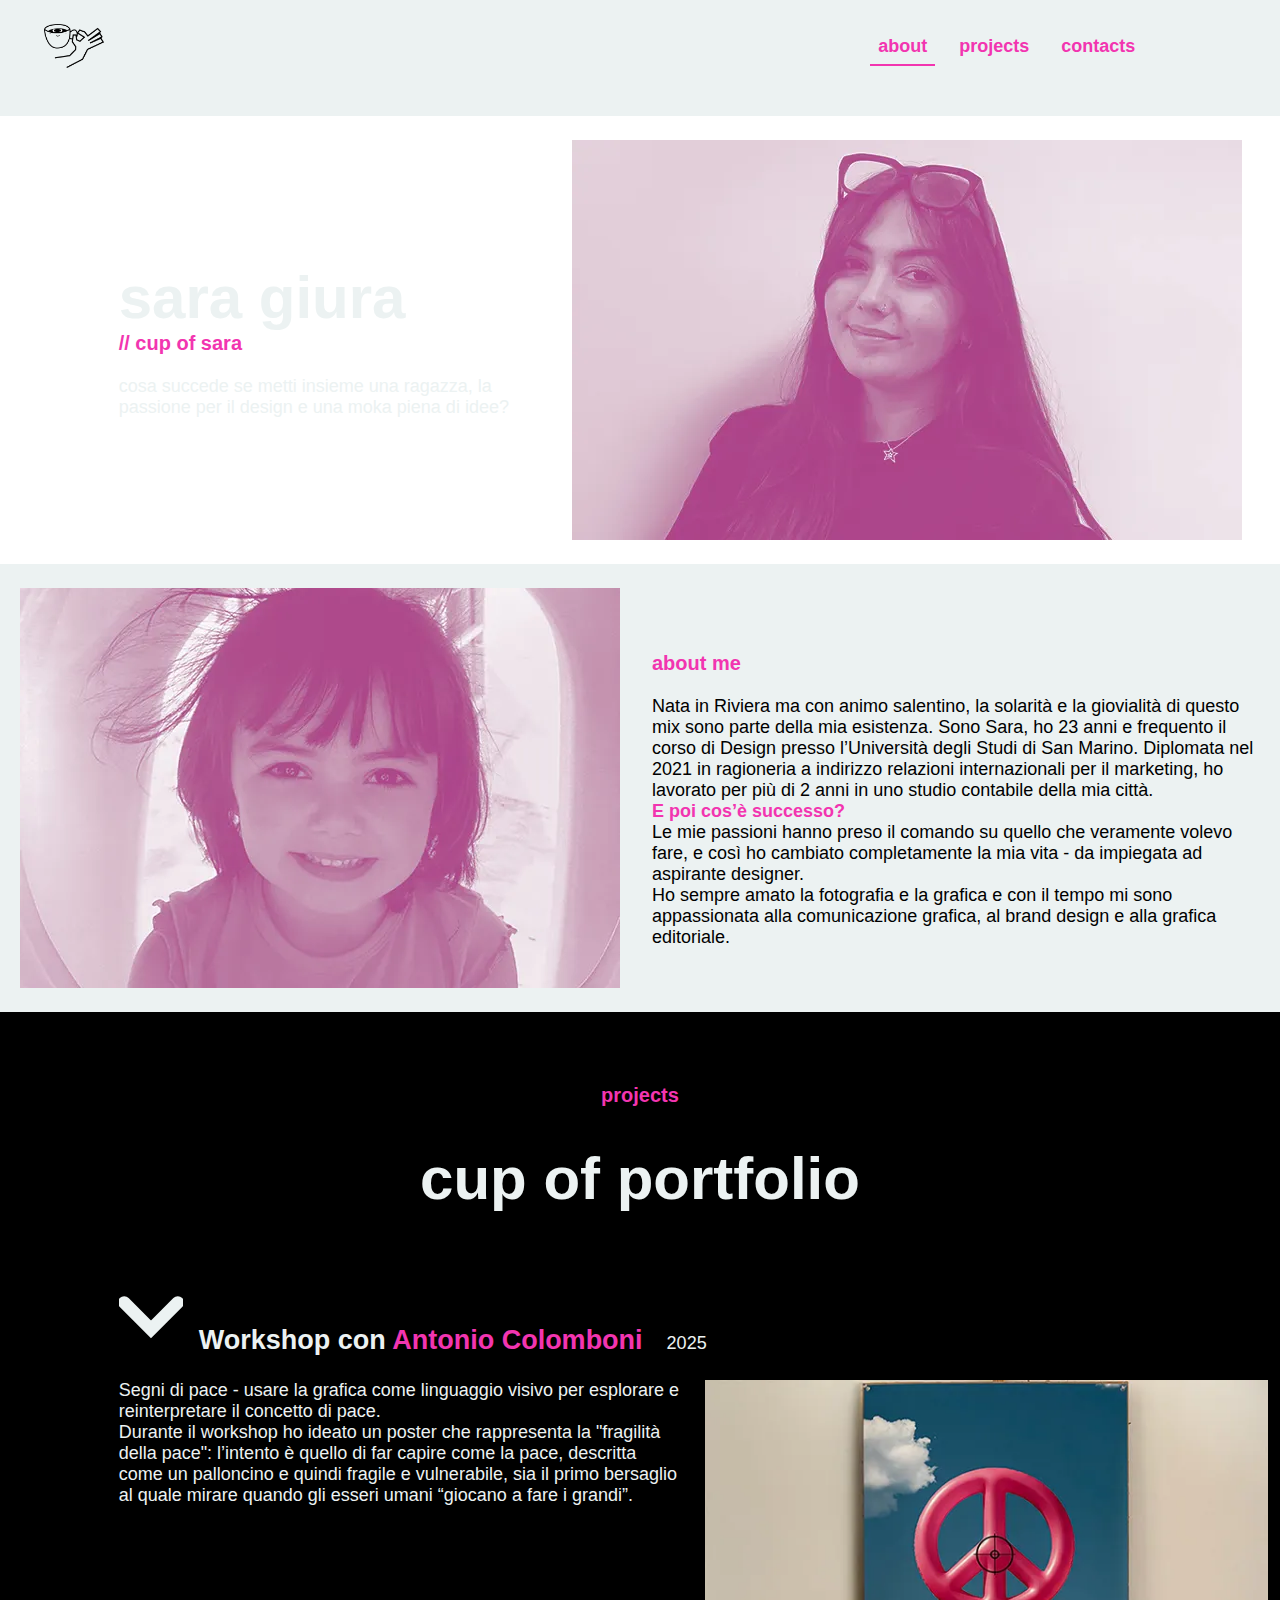
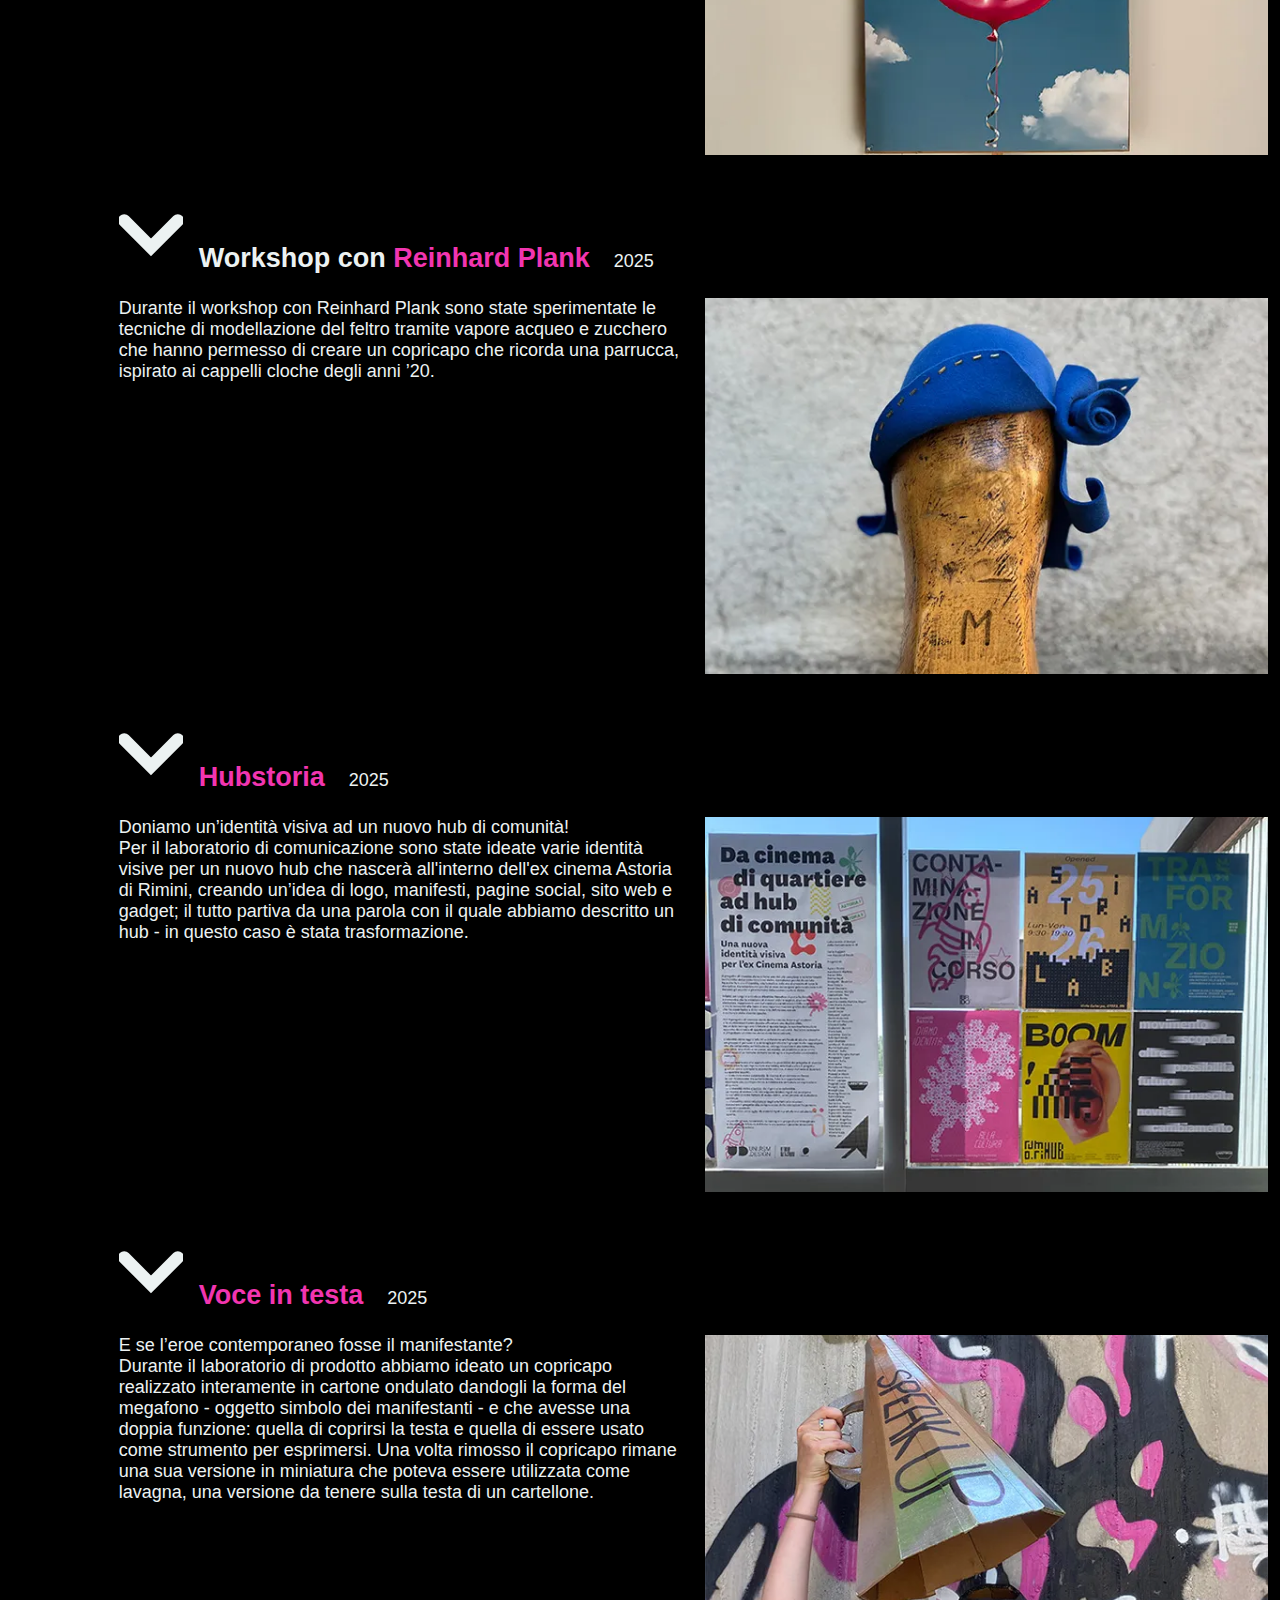
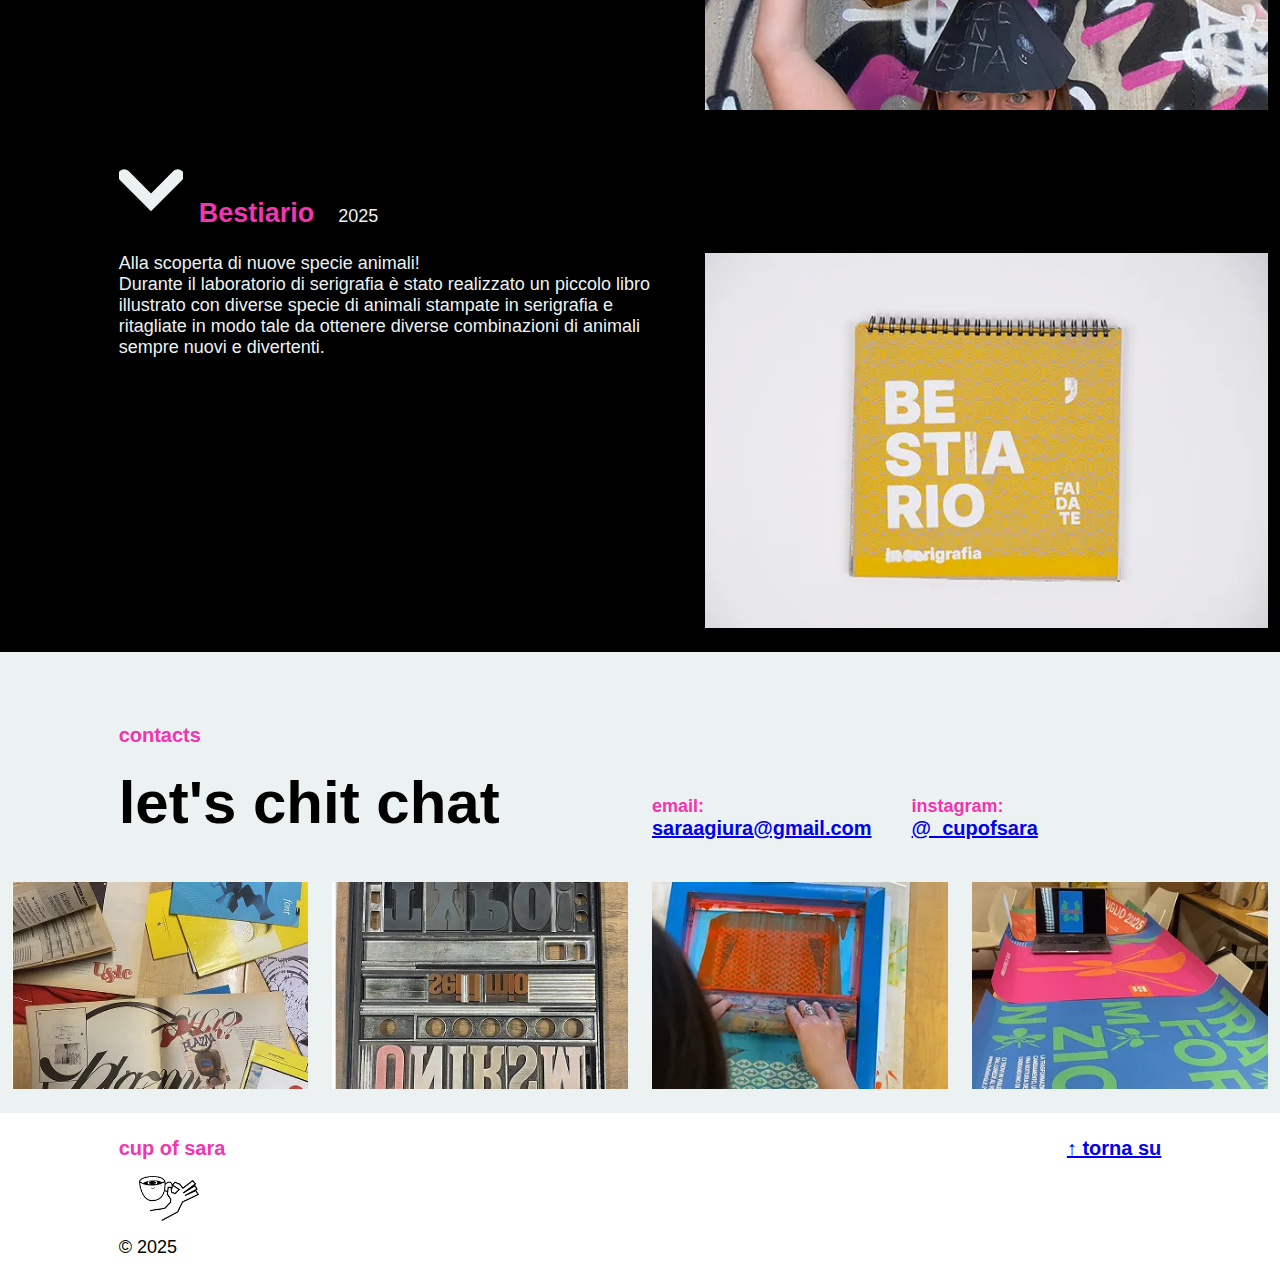
<file: index.html>
<!DOCTYPE html>
<html lang="it">
<head>
  <meta charset="UTF-8">
  <meta name="viewport" content="width=device-width, initial-scale=1.0">
  <title>cup of sara | Portfolio</title>
  <link rel="stylesheet" href="css/bootstrap-grid.css">
  <link rel="stylesheet" href="css/style.css">

  <!-- Favicon -->
    <link rel="icon" type="image/x-icon" href="img/favicon.png">


</head>

<body>

<!-- header e menu -->  
<div class="header">
<div class="container-fluid">
        <div class="row pt-4 pb-5 align-items-center header">
            <div class="col-6 col-lg-2">
              <a href="#"><img class="logo" src="img/logo_bw.png" alt="Logo cup of sara"></a>
            </div>
            <div class="col-lg-9 nav-wrapper d-none d-lg-block">
                <ul class="nav-list">
                      <li class="nav-item">
                          <a href="#about" class="nav-link selected"> <strong>about</strong></a>
                      </li>
                      <li class="nav-item">
                          <a href="#projects" class="nav-link"> <strong>projects</strong></a>
                      </li>
                      <li class="nav-item">
                          <a href="#contacts" class="nav-link"> <strong>contacts</strong></a>
                      </li>
                </ul>
            </div>
            <div class="col-6 col-lg-1 d-flex justify-content-end align-items-center">
              <button class="btn btn-menu d-block d-lg-none">Menu</button>
            </div>
        </div>

        <!--menu a tendina per mobile-->
        <div class="mobile-nav-wrapper d-lg-none">
            <button class="btn btn-close mb-3">Close</button> 
                <ul class="nav-list">
                      <li class="nav-item">
                          <a href="#about" class="nav-link selected"> <strong>about</strong></a>
                      </li>
                      <li class="nav-item">
                          <a href="#projects" class="nav-link"><strong>projects</strong></a>
                      </li>
                      <li class="nav-item">
                          <a href="#contacts" class="nav-link"> <strong>contacts</strong></a>
                      </li>
                </ul> 
        </div>
    </div>
</div>
<!--fine header e menu-->

<!-- inizio prima riga -->
<div class="container-fluid content-wrapper">
    <div class="row row-prima align-items-center pt-4 pb-4">
        <div class="offset-lg-1 col-lg-4 color-white order-2 order-lg-1">
            <h1 class="font-1">sara giura</h1><h2 class="font-2 color-pink"> // cup of sara</h2><br>
            <p>cosa succede se metti insieme una ragazza, la passione per il design e una moka piena di idee?</p>
        </div>
    
      <div class="col-12 col-lg-7 d-flex justify-content-center align-items-center order-1 order-lg-2">
        <div class="image-wrapper position-relative">
          <div class="d-flex justify-content-center align-items-center">
            <img src="img/foto_bicolore.webp" alt="Sara" class="img-fluid">
          </div>
        </div>
      </div>
    </div>
</div>
<!-- fine prima riga -->

<!-- inizio seconda riga -->
<div class="container-fluid content-wrapper" id="about">
    <div class="row seconda-row align-items-center pt-4 pb-4">
      <div class="col-12 col-lg-6 d-flex justify-content-center align-items-center order-1">
        <div class="image-wrapper position-relative">
          <div class="d-flex justify-content-center align-items-center">
            <img src="img/baby_sara.webp" alt="Sara" class="img-fluid">
          </div>
        </div>
      </div>
      <div class="col-lg-6 order-2 pt-4">
            <h2 class="font-2 color-pink">about me</h2><br>
            <p>Nata in Riviera ma con animo salentino, la solarità e la giovialità di questo mix sono parte della mia esistenza. 
            Sono Sara, ho 23 anni e frequento il corso di Design presso l’Università degli Studi di San Marino.
            Diplomata nel 2021 in ragioneria a indirizzo relazioni internazionali per il marketing, ho lavorato per più di 2 anni in uno studio contabile della mia città.<br><div class="color-pink"><strong>E poi cos’è successo?</strong></div>
            Le mie passioni hanno preso il comando su quello che veramente volevo fare, e così ho cambiato completamente la mia vita - da impiegata ad aspirante designer.<br> Ho sempre amato la fotografia e la grafica e con il tempo mi sono appassionata alla comunicazione grafica, al brand design e alla grafica editoriale.</p>
        </div>
    </div>
</div>
<!-- fine seconda riga -->

<!-- inizio terza riga -->
<div class="container-fluid content-wrapper" id="projects">
    <div class="row prima-row align-items-center pb-4 pt-4">
      <div class="col-12">
      <h2 class="font-2 color-pink pt-5 text-center">projects</h2><br>
      <h1 class="font-1 color-white pt-3 pb-4 text-center">cup of portfolio</h1>
      </div>

      <!-- progetto 1 -->
      <div class="col-12 col-lg-11 offset-lg-1 pt-5">
        <div class="d-flex align-items-baseline">
          <img src="img/arrow.svg" class="arrow" data-target="progetto1"> 
          <h2 class="font-3 color-white ms-3 offset-lg-1 mb-0">Workshop con <span class="color-pink">Antonio Colomboni</span></h2>
          <p class="color-white mb-0 ms-4">2025</p>
        </div>
        <!-- Contenuto a tendina progetto 1 -->
        <div class="project-content" id="progetto1">
          <div class="row pt-4">
            <div class="col-12 col-lg-6 pb-3">
              <p class="color-white">Segni di pace - usare la grafica come linguaggio visivo per esplorare e reinterpretare il concetto di pace. <br>Durante il workshop ho ideato un poster che rappresenta la "fragilità della pace": l’intento è quello di far capire come la pace, descritta come un palloncino e quindi fragile e vulnerabile, sia il primo bersaglio al quale mirare quando gli esseri umani “giocano a fare i grandi”. </p>
            </div>
            <div class="col-12 col-lg-6">
              <img src="img/manifestopace.webp" alt="La fragilità della pace" class="img-fluid">
            </div>
          </div>
        </div>
        </div>

        <!-- progetto 2 -->
        <div class="col-12 col-lg-11 offset-lg-1 pt-5">
         <div class="d-flex align-items-baseline">
          <img src="img/arrow.svg" class="arrow" data-target="progetto2"> 
          <h2 class="font-3 color-white ms-3 offset-lg-1 mb-0">Workshop con <span class="color-pink">Reinhard Plank</span></h2>
          <p class="color-white mb-0 ms-4">2025</p>
         </div>
         <!-- Contenuto a tendina progetto 2 -->
         <div class="project-content" id="progetto2">
          <div class="row pt-4">
            <div class="col-12 col-lg-6 pb-3">
              <p class="color-white">Durante il workshop con Reinhard Plank sono state sperimentate le tecniche di modellazione del feltro tramite vapore acqueo e zucchero che hanno permesso di creare un copricapo che ricorda una parrucca, ispirato ai cappelli cloche degli anni ’20.</p>
            </div>
            <div class="col-12 col-lg-6">
              <img src="img/reinhard.webp" alt="Cappello con Reinhard Plank" class="img-fluid">
            </div>
          </div>
        </div>
        </div>

        <!-- progetto 3 -->
         <div class="col-12 col-lg-11 offset-lg-1 pt-5">
        <div class="d-flex align-items-baseline justify-content-lg-start">
          <img src="img/arrow.svg" class="arrow" data-target="progetto3"> 
          <h2 class="font-3 color-pink ms-3 offset-lg-1 mb-0">Hubstoria</h2>
          <p class="color-white mb-0 ms-4">2025</p>
        </div>
        <!-- Contenuto a tendina progetto 3 -->
        <div class="project-content" id="progetto3">
          <div class="row pt-4">
            <div class="col-12 col-lg-6 pb-3">
              <p class="color-white">Doniamo un’identità visiva ad un nuovo hub di comunità! <br>Per il laboratorio di comunicazione sono state ideate varie identità visive per un nuovo hub che nascerà all'interno dell'ex cinema Astoria di Rimini, creando un’idea di logo, manifesti, pagine social, sito web e gadget; il tutto partiva da una parola con il quale abbiamo descritto un hub - in questo caso è stata trasformazione. </p>
            </div>
            <div class="col-12 col-lg-6">
              <img src="img/hubstoria.webp" alt="Hubstoria" class="img-fluid">
            </div>
          </div>
        </div>
        </div>

        <!-- progetto 4 -->
         <div class="col-12 col-lg-11 offset-lg-1 pt-5">
        <div class="d-flex align-items-baseline justify-content-lg-start">
          <img src="img/arrow.svg" class="arrow" data-target="progetto4"> 
          <h2 class="font-3 color-pink ms-3 offset-lg-1 mb-0">Voce in testa</h2>
          <p class="color-white mb-0 ms-4">2025</p>
        </div>
        <!-- Contenuto a tendina progetto 4 -->
        <div class="project-content" id="progetto4">
          <div class="row pt-4">
            <div class="col-12 col-lg-6 pb-3">
              <p class="color-white">E se l’eroe contemporaneo fosse il manifestante?<br>Durante il laboratorio di prodotto abbiamo ideato un copricapo realizzato interamente in cartone ondulato dandogli la forma del megafono - oggetto simbolo dei manifestanti - e che avesse una doppia funzione: quella di coprirsi la testa e quella di essere usato come strumento per esprimersi. Una volta rimosso il copricapo rimane una sua versione in miniatura che poteva essere utilizzata come lavagna, una versione da tenere sulla testa di un cartellone.</p>
            </div>
            <div class="col-12 col-lg-6">
              <img src="img/voceintesta.webp" alt="Voce in testa" class="img-fluid">
            </div>
          </div>
        </div>
        </div>

        <!-- progetto 5 -->
         <div class="col-12 col-lg-11 offset-lg-1 pt-5">
        <div class="d-flex align-items-baseline justify-content-lg-start">
          <img src="img/arrow.svg" class="arrow" data-target="progetto5"> 
          <h2 class="font-3 color-pink ms-3 offset-lg-1 mb-0">Bestiario</h2>
          <p class="color-white mb-0 ms-4">2025</p>
        </div>
        <!-- Contenuto a tendina progetto 5 -->
        <div class="project-content" id="progetto5">
          <div class="row pt-4">
            <div class="col-12 col-lg-6 pb-3">
              <p class="color-white">Alla scoperta di nuove specie animali!<br>Durante il laboratorio di serigrafia è stato realizzato un piccolo libro illustrato con diverse specie di animali stampate in serigrafia e ritagliate in modo tale da ottenere diverse combinazioni di animali sempre nuovi e divertenti.</p>
            </div>
            <div class="col-12 col-lg-6">
              <img src="img/bestiario.webp" alt="Bestiario" class="img-fluid">
            </div>
          </div>
        </div>
        </div>
    </div>
</div>
<!-- fine terza riga -->

<!-- inizio quarta riga -->
<div class="container-fluid content-wrapper" id="contacts">
    <div class="row seconda-row align-items-start pt-4 pb-4">
      <div class="offset-lg-1 col-12 col-lg-5 pt-lg-5">
        <h2 class="font-2 color-pink">contacts</h2><br>
        <p class="font-1"><strong>let's chit chat</strong></p><br>
      </div>
<div class="col-12 col-lg-6 d-lg-flex pt-lg-5" style="gap: 40px; padding-top: 120px !important;"> 
        <div>
          <p class="color-pink"><strong>email:</strong></p>
          <p class="font-2"><a href="mailto:saraagiura@gmail.com"><strong>saraagiura@gmail.com</strong></a></p>
        </div>
        <div>
          <p class="color-pink"><strong>instagram:</strong></p>
          <p class="font-2"><a href="https://www.instagram.com/_cupofsara?igsh=MWp0d3Jqb2Q5cW9ueg%3D%3D&utm_source=qr" target="_blank"><strong>@_cupofsara</strong></a></p>
        </div>
      </div>
    </div>
    <div class="row seconda-row align-items-center pb-4">
      <div class="col-6 col-lg-3">
        <img src="img/foto1.webp" class="img-fluid">
      </div>
      <div class="col-6 col-lg-3">
        <img src="img/foto2.webp" class="img-fluid">
      </div>
      <div class="col-6 col-lg-3">
        <img src="img/foto3.webp" class="img-fluid">
      </div>
      <div class="col-6 col-lg-3">
        <img src="img/foto4.webp" class="img-fluid">
      </div>
    </div>
</div>
<!-- fine quarta riga -->

<!-- footer -->
<div class="footer">
    <div class="container-fluid">
        <div class="row pt-4 pb-4">
            <div class="offset-lg-1 col-6 col-lg-5">
                <p class="font-2 color-pink mb-3"><strong>cup of sara</strong></p>
                <img src="img/logo_bw.png" alt="Logo cup of sara" class="logo mb-3">
                <p>© 2025</p>
            </div>
            <div class="col-6 col-lg-5 text-end">
                <p class="font-2"><a href="#" class="back-to-top"><strong>↑ torna su</strong></a></p>
            </div>
        </div>
    </div>
  </div>
<!--codice javascript-->


    <!-- qui si inserisce il codice JavaScript -->
     <script>
      // MENU MOBILE
    // Seleziona gli elementi
        const btnMenu = document.querySelector('.btn-menu');
        const btnClose = document.querySelector('.btn-close');
        const mobileNavWrapper = document.querySelector('.mobile-nav-wrapper');

    // Apre il menu quando si clicca sul bottone menu
        btnMenu.addEventListener('click', function() {
        mobileNavWrapper.classList.add('show');
        });

    // Chiude il menu quando si clicca sul bottone close
        btnClose.addEventListener('click', function() {
        mobileNavWrapper.classList.remove('show');
        });

    // Chiude il menu quando si clicca su un link
        const mobileLinks = document.querySelectorAll('.mobile-nav-wrapper .nav-link');
        mobileLinks.forEach(link => {
        link.addEventListener('click', function() {
        mobileNavWrapper.classList.remove('show');
    });
});

    // MENU A TENDINA PROGETTI
        const arrows = document.querySelectorAll('.arrow');

        arrows.forEach(arrow => {
          arrow.addEventListener('click', function() {
          const targetId = this.getAttribute('data-target');
          const content = document.getElementById(targetId);
        
    // Toggle del contenuto
      content.classList.toggle('show');
        
    // Ruota la freccia
      this.classList.toggle('open');
    });
});

     </script>
</body>
</file>
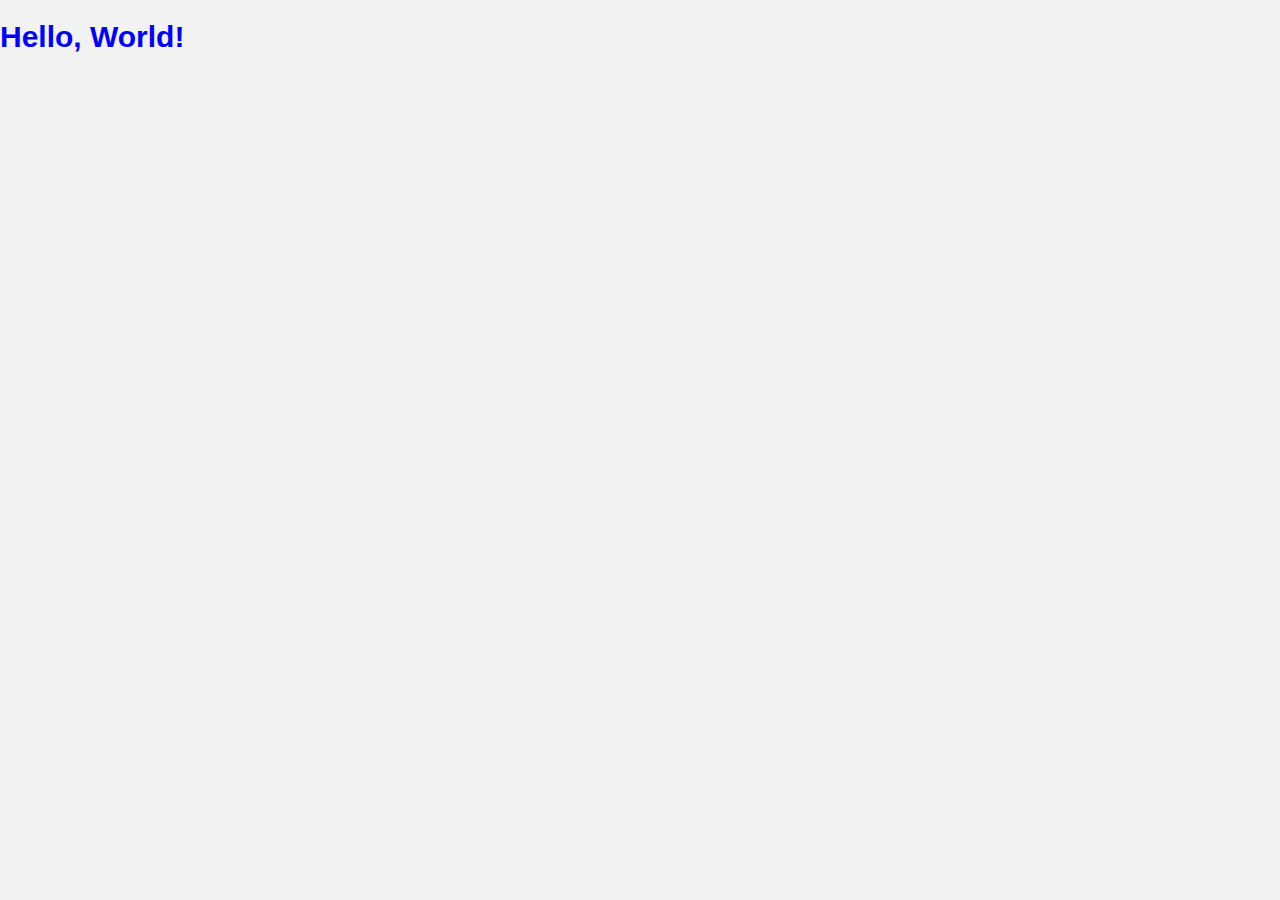
<file: index_helloworld.html>
<!DOCTYPE html>
<html>
<head>
  <title>Hello World</title>
  <style>
    body{
        font-family: Arial, sans-serif;
        background-color: #f2f2f2;
        margin: 0;
        padding: 0;
    }
    h1 {
      color: blue;
      font-size: 30px;
    }
  </style>
</head>
<body>
  <h1>Hello, World!</h1>
</body>
</html>
</file>
<file: css/style.css>
body{
    font-family: Helvetica, sans-serif;
    font-size: 18px;
    margin: 0;
    padding: 0;
}

/* stili di testo*/
.color-pink{
    color:#f235b0;
}

.color-white{
    color:#ecf2f2;
}

.font-1{ /*font per titoli*/
    font-size: 60px;
}

.font-2{ /*font per sottotitoli*/
    font-size: 20px;
}

/* impostazioni header */
.header{
    background-color: #ecf2f2;
    margin: 0;
    padding: 0;
}

.logo{
    width: 100%;
    min-width: 60px;
    max-width: 46px;
    background: transparent no-repeat center center;
    margin: 0 20px;
}

 /* Lista di navigazione */
.nav-list {
    list-style: none;
    padding-left: 0;
    display: flex;
    justify-content: end;
    /* justify-content: flex-start; */
    align-items: center;
}

/* Items della navigazione */
.nav-item {
    margin: 0;
    padding: 0;
    font-weight: 700px;
    line-height: 22px;
}

/* Links */
.nav-link {
    color: #f235b0;
    border-bottom: solid 2px transparent;
    text-decoration: none;
    font-size: 18px;
    margin: 8px;
    padding: 8px;
    white-space: nowrap;
}

.nav-link:hover {
    color: #000000;
}

.nav-link.selected {
    color: #f235b0;
    border-bottom: solid 2px #f235b0;
    cursor: default;
}

/* navigazione mobile */
.mobile-nav-wrapper{
    position: fixed;
    left: 0;
    top: 0;
    height: 100%;
    width: 100%;
    background-color: #ecf2f2;
    z-index: 1000;
    padding-top: 33%;
    justify-content: center;
    align-items: flex-start;
    opacity: 0;
    transform: translateX(100%);
    transition: opacity 0.3s ease, transform 0.3s ease;
}

.mobile-nav-wrapper {
    position: fixed;
    left: 0;
    top: 0;
    height: 100%;
    width: 100%;
    background-color: #ecf2f2;
    z-index: -1; /* Nascosto sotto */
    opacity: 0; /* Se usi fade */
    /* AGGIUNGI QUI L'ANIMAZIONE SCELTA */
}

.mobile-nav-wrapper.show{
    display: flex;
    opacity: 1;
    transform: translateX(0);
}

.mobile-nav-wrapper.show {
    z-index: 1000; /* Portalo davanti */
    /* AGGIUNGI QUI LA TRASFORMAZIONE FINALE */
}

.mobile-nav-wrapper .nav-list{
    flex-direction: column;
    padding-top: 50px;
}

.mobile-nav-wrapper .nav-item{
    margin: 15px 0;
    width: 100%;
}

.mobile-nav-wrapper .nav-link{
    font-size: 24px;
    padding: 8px 0;  
}

.mobile-nav-wrapper .nav-link.selected{ /*non inserisco lo spazio tra nav link e selected perchè così è una proprietà unica - tutti gli elementi all'interno di nav link che sono selezionati*/
    color: #f235b0;
    border-bottom: none;
    cursor: default;
}

.mobile-nav-wrapper .nav-link:hover{
    color: #000000;
    border-bottom: none;
}
/* Bottone di ricerca */
/*.btn-cerca{
    background: transparent url('../img/search.svg') no-repeat center center;
    border: none;
    padding: 0;
    width: 20px;
    height: 20px;
    cursor: pointer;
    font-size: 0; /* Nasconde il testo del bottone 
    margin: 3px 10px 0 0;
}*/

/* Bottone menu */
.btn-menu{
    background: transparent url('../img/menu.svg') no-repeat center center;
    border: none;
    padding: 0;
    width: 20px;
    height: 20px;
    cursor: pointer;
    font-size: 0; /* Nasconde il testo del bottone */
    margin: 0 10px !important;
}

/* Bottone close menu */
.btn-close{
    background: transparent url('../img/close.svg') no-repeat center center;
    background-size: cover;
    border: none;
    padding: 0;
    width: 40px;
    height: 40px;
    cursor: pointer;
    font-size: 0; /* Nasconde il testo del bottone */
    position: absolute;
    top: 20px;
    right: 20px;
}


.prima-row{
    background-color: #000000;
}

.seconda-row{
    background-color:#ecf2f2;
}

/*impostazioni prima foto*/
.image-wrapper {
  position: relative;
  display: inline-block;
}

.main-img {
  width: 100%;
  height: auto;
  object-fit: cover;
}
</file>
